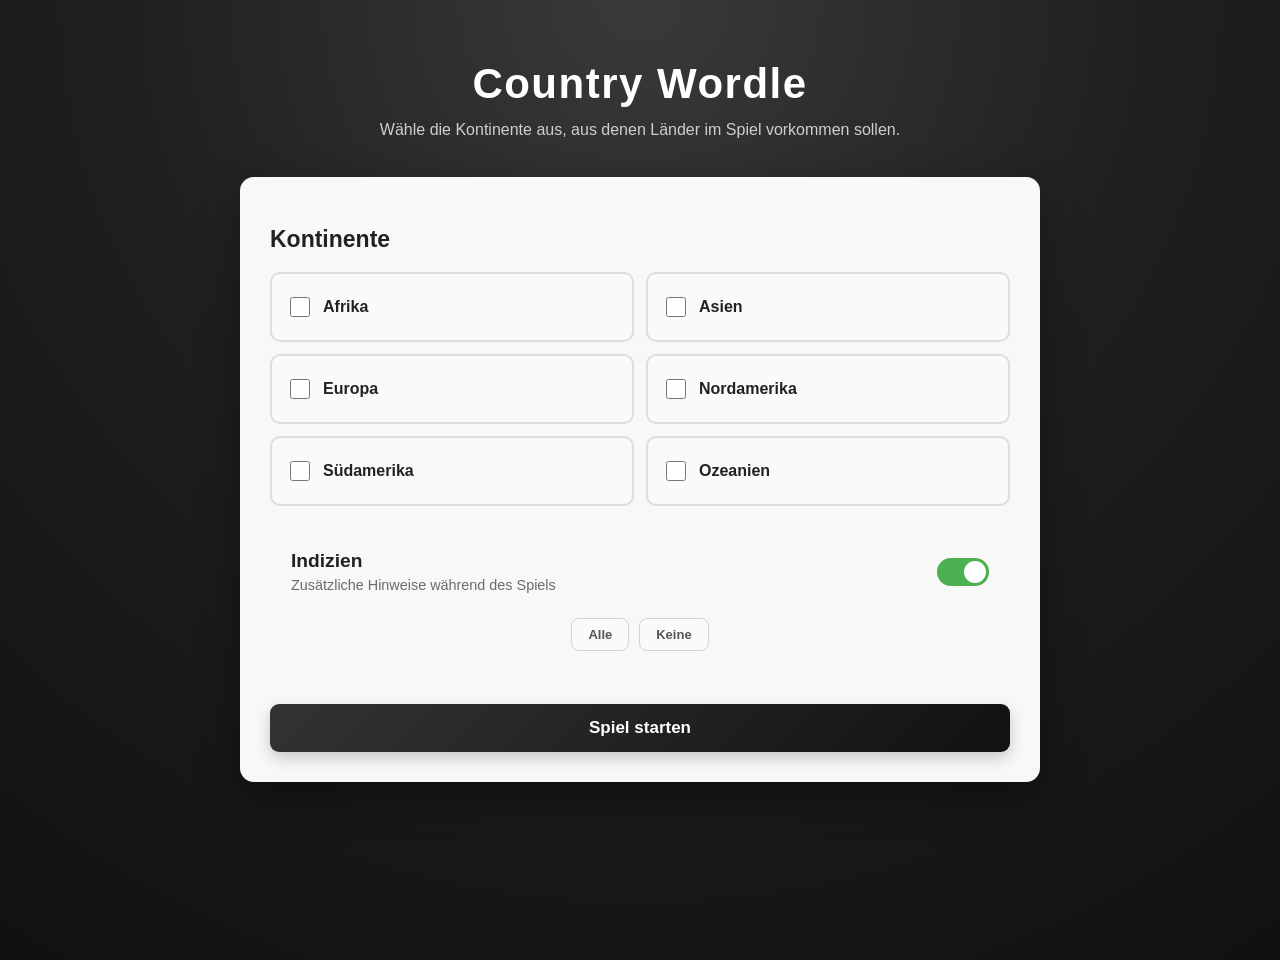
<file: start.html>
<!DOCTYPE html>
<html lang="de">

<head>
    <meta charset="UTF-8">
    <meta name="viewport" content="width=device-width, initial-scale=1.0">

    <title>Country Wordle – Start</title>

    <link rel="stylesheet" href="css/base.css">
    <link rel="stylesheet" href="css/start.css">
    <link rel="stylesheet" href="css/hints.css">
    <link rel="stylesheet" href="css/responsive.css">
</head>

<body>

    <main class="start-container">

        <header>

            <h1>
                Country Wordle
            </h1>

            <p>
                Wähle die Kontinente aus, aus denen Länder im Spiel vorkommen sollen.
            </p>

        </header>


        <section class="continent-selection">

            <h2>
                Kontinente
            </h2>


            <div class="continent-options">

                <label>
                    <input type="checkbox" value="Afrika">
                    Afrika
                </label>

                <label>
                    <input type="checkbox" value="Asien">
                    Asien
                </label>

                <label>
                    <input type="checkbox" value="Europa">
                    Europa
                </label>

                <label>
                    <input type="checkbox" value="Nordamerika">
                    Nordamerika
                </label>

                <label>
                    <input type="checkbox" value="Südamerika">
                    Südamerika
                </label>

                <label>
                    <input type="checkbox" value="Ozeanien">
                    Ozeanien
                </label>

            </div>


            <!-- ==========================================
                 INDIzien
                 ========================================== -->

            <div class="hint-selection">

                <div class="hint-selection-header">

                    <div>

                        <h2>
                            Indizien
                        </h2>

                        <p>
                            Zusätzliche Hinweise während des Spiels
                        </p>

                    </div>


                    <label class="toggle">

                        <input
                            type="checkbox"
                            id="enableHints"
                            checked
                        >

                        <span class="toggle-slider"></span>

                    </label>

                </div>

            </div>


            <!-- ==========================================
                 AUSWAHL-BUTTONS
                 ========================================== -->

            <div class="selection-buttons">

                <button id="selectAllButton">
                    Alle
                </button>

                <button id="selectNoneButton">
                    Keine
                </button>

            </div>


            <p id="selectionMessage"></p>


            <button id="startButton">
                Spiel starten
            </button>

        </section>

    </main>


    <script>

        // ==========================================
        // ELEMENTE
        // ==========================================

        const checkboxes =
            document.querySelectorAll(
                ".continent-options input"
            );


        const startButton =
            document.getElementById(
                "startButton"
            );


        const selectAllButton =
            document.getElementById(
                "selectAllButton"
            );


        const selectNoneButton =
            document.getElementById(
                "selectNoneButton"
            );


        const selectionMessage =
            document.getElementById(
                "selectionMessage"
            );


        const enableHints =
            document.getElementById(
                "enableHints"
            );


        // ==========================================
        // VORHERIGE KONTINENT-AUSWAHL LADEN
        // ==========================================

        const savedContinents =
            JSON.parse(
                localStorage.getItem(
                    "selectedContinents"
                ) || "[]"
            );


        checkboxes.forEach(
            checkbox => {

                checkbox.checked =
                    savedContinents.includes(
                        checkbox.value
                    );

            }
        );


        // ==========================================
        // VORHERIGE INDIzien-EINSTELLUNG LADEN
        // ==========================================

        const savedHints =
            localStorage.getItem(
                "hintsEnabled"
            );


        if (savedHints !== null) {

            enableHints.checked =
                savedHints === "true";

        }


        // ==========================================
        // ALLE AUSWÄHLEN
        // ==========================================

        selectAllButton.addEventListener(
            "click",
            () => {

                checkboxes.forEach(
                    checkbox => {

                        checkbox.checked = true;

                    }
                );

                selectionMessage.textContent = "";

            }
        );


        // ==========================================
        // KEINE AUSWÄHLEN
        // ==========================================

        selectNoneButton.addEventListener(
            "click",
            () => {

                checkboxes.forEach(
                    checkbox => {

                        checkbox.checked = false;

                    }
                );

                selectionMessage.textContent = "";

            }
        );


        // ==========================================
        // SPIEL STARTEN
        // ==========================================

        startButton.addEventListener(
            "click",
            () => {

                const selectedContinents =
                    Array.from(
                        checkboxes
                    )
                    .filter(
                        checkbox =>
                            checkbox.checked
                    )
                    .map(
                        checkbox =>
                            checkbox.value
                    );


                // ==========================================
                // MINDESTENS EIN KONTINENT
                // ==========================================

                if (
                    selectedContinents.length === 0
                ) {

                    selectionMessage.textContent =
                        "Bitte mindestens einen Kontinent auswählen.";

                    return;

                }


                // ==========================================
                // AUSWAHL SPEICHERN
                // ==========================================

                localStorage.setItem(
                    "selectedContinents",
                    JSON.stringify(
                        selectedContinents
                    )
                );


                // ==========================================
                // INDIzien-EINSTELLUNG SPEICHERN
                // ==========================================

                localStorage.setItem(
                    "hintsEnabled",
                    enableHints.checked
                );


                // ==========================================
                // SPIEL ÖFFNEN
                // ==========================================

                window.location.href =
                    "index.html";

            }
        );

    </script>

</body>

</html>
</file>
<file: css/base.css>
/* ==========================================
   GRUNDLEGENDES
   ========================================== */

* {
    box-sizing: border-box;
}


body {
    margin: 0;

    font-family: Arial, sans-serif;

    background:
        radial-gradient(
            circle at top,
            #3a3a3a 0%,
            #1f1f1f 45%,
            #111 100%
        );

    color: #222;

    min-height: 100vh;
}


/* ==========================================
   ANIMATIONEN
   ========================================== */

@keyframes fadeIn {

    from {
        opacity: 0;
    }

    to {
        opacity: 1;
    }

}


@keyframes slideUp {

    from {
        opacity: 0;

        transform:
            translateY(20px);
    }

    to {
        opacity: 1;

        transform:
            translateY(0);
    }

}


@keyframes guessAppear {

    from {
        opacity: 0;

        transform:
            translateY(8px);
    }

    to {
        opacity: 1;

        transform:
            translateY(0);
    }

}

/* ==========================================
   TEXTAUSWAHL
   ========================================== */

body {

    user-select:
        none;

    -webkit-user-select:
        none;

}


/* ==========================================
   EINGABEFELD
   ========================================== */

#countryInput {

    user-select:
        text;

    -webkit-user-select:
        text;

}
</file>
<file: css/start.css>
/* =========================================
   STARTSEITE
   ========================================== */

.start-container {
    width:
        min(800px,
            92%);

    margin:
        60px auto;

    animation:
        fadeIn 0.5s ease;
}


/* ==========================================
   STARTSEITE HEADER
   ========================================== */

.start-container header {
    margin-bottom:
        35px;

    text-align:
        center;

    color:
        white;
}

.start-container header h1 {
    margin:
        0 0 10px;

    color:
        white;

    font-size:
        42px;

    line-height:
        1.15;

    letter-spacing:
        1.5px;
}

.start-container header p {
    max-width:
        600px;

    margin:
        0 auto;

    color:
        #cfcfcf;

    line-height:
        1.5;
}


/* ==========================================
   KONTINENT-AUSWAHL
   ========================================== */

.continent-selection {
    background:
        rgba(255,
            255,
            255,
            0.97);

    padding:
        30px;

    border-radius:
        14px;

    box-shadow:
        0 15px 40px rgba(0,
            0,
            0,
            0.35);

    animation:
        slideUp 0.45s ease;
}

.continent-selection h2 {
    font-size:
        23px;
}


/* ==========================================
   KONTINENT-HEADER
   ========================================== */

.continent-header {
    display:
        flex;

    align-items:
        center;

    justify-content:
        space-between;

    margin-bottom:
        22px;
}

.continent-header h2 {
    margin:
        0;

    font-size:
        23px;
}


/* ==========================================
   KONTINENT-KARTEN
   ========================================== */

.continent-options {
    display:
        grid;

    grid-template-columns:
        repeat(2,
            1fr);

    gap:
        12px;

    margin-bottom:
        20px;
}

.continent-options label {
    position:
        relative;

    display:
        flex;

    align-items:
        center;

    min-height:
        70px;

    padding:
        15px 18px;

    border:
        2px solid #ddd;

    border-radius:
        10px;

    background:
        #fafafa;

    cursor:
        pointer;

    font-size:
        16px;

    font-weight:
        bold;

    transition:
        transform 0.18s ease,
        border-color 0.18s ease,
        background 0.18s ease,
        box-shadow 0.18s ease;
}

.continent-options label:hover {
    transform:
        translateY(-2px);

    border-color:
        #999;

    background:
        white;

    box-shadow:
        0 5px 15px rgba(0,
            0,
            0,
            0.08);
}


/* ==========================================
   CHECKBOX
   ========================================== */

.continent-options input {
    width:
        20px;

    height:
        20px;

    margin:
        0 13px 0 0;

    accent-color:
        #333;

    cursor:
        pointer;
}


/* ==========================================
   AUSGEWÄHLTE KONTINENTE
   ========================================== */

.continent-options label:has(input:checked) {
    background:
        #ededed;

    border-color:
        #333;

    box-shadow:
        inset 0 0 0 1px #333;
}

.continent-options label:has(input:checked)::after {
    content:
        "✓";

    position:
        absolute;

    top:
        10px;

    right:
        13px;

    font-size:
        17px;

    color:
        #333;
}


/* ==========================================
   AUSWAHL-BUTTONS
   ========================================== */

.selection-buttons {
    display:
        flex;

    justify-content:
        center;

    gap:
        10px;

    margin-top:
        6px;

    margin-bottom:
        18px;
}

.selection-buttons button {
    width:
        auto;

    padding:
        8px 16px;

    border:
        1px solid #d2d2d2;

    border-radius:
        8px;

    background:
        #fafafa;

    color:
        #555;

    font-size:
        13px;

    font-weight:
        600;

    cursor:
        pointer;

    transition:
        background 0.15s ease,
        border-color 0.15s ease,
        color 0.15s ease,
        transform 0.15s ease;
}

.selection-buttons button:hover {
    background:
        #eeeeee;

    border-color:
        #aaa;

    color:
        #222;

    transform:
        translateY(-1px);
}

.selection-buttons button:active {
    background:
        #e5e5e5;

    border-color:
        #999;

    transform:
        translateY(0);
}


/* ==========================================
   AUSWAHL-NACHRICHT
   ========================================== */

#selectionMessage {
    min-height:
        20px;

    margin:
        10px 0 15px;

    text-align:
        center;

    color:
        #c0392b;

    font-weight:
        bold;
}


/* ==========================================
   START BUTTON
   ========================================== */

#startButton {
    display:
        block;

    width:
        100%;

    padding:
        14px 20px;

    border:
        none;

    border-radius:
        9px;

    background:
        linear-gradient(135deg,
            #333,
            #111);

    color:
        white;

    cursor:
        pointer;

    font-size:
        17px;

    font-weight:
        bold;

    box-shadow:
        0 6px 15px rgba(0,
            0,
            0,
            0.2);

    transition:
        transform 0.15s ease,
        box-shadow 0.15s ease,
        background 0.15s ease;
}

#startButton:hover {
    background:
        linear-gradient(135deg,
            #555,
            #222);

    transform:
        translateY(-2px);

    box-shadow:
        0 9px 20px rgba(0,
            0,
            0,
            0.25);
}

#startButton:active {
    transform:
        translateY(1px);

    box-shadow:
        0 3px 8px rgba(0,
            0,
            0,
            0.2);
}

#startButton:disabled {
    background:
        #999;

    color:
        white;

    cursor:
        not-allowed;

    transform:
        none;

    box-shadow:
        none;
}


/* ==========================================
   STATISTIK
   ========================================== */

.statistics-container {
    margin-top:
        25px;

    padding:
        30px;

    border-radius:
        14px;

    background:
        rgba(255,
            255,
            255,
            0.97);

    box-shadow:
        0 15px 40px rgba(0,
            0,
            0,
            0.35);

    animation:
        slideUp 0.5s ease;
}


/* ==========================================
   STATISTIK-ÜBERSCHRIFT
   ========================================== */

.statistics-container h2 {
    margin:
        0 0 22px;

    text-align:
        center;

    font-size:
        23px;
}


/* ==========================================
   ALLGEMEINE STATISTIK
   ========================================== */

.statistics-grid {
    display:
        grid;

    grid-template-columns:
        repeat(6,
            1fr);

    gap:
        12px;
}


/* ==========================================
   KONTINENT-STATISTIK
   ========================================== */

.statistics-continents {
    display:
        grid;

    grid-template-columns:
        repeat(3,
            1fr);

    gap:
        12px;

    margin-top:
        12px;
}


/* ==========================================
   STATISTIK-KARTEN
   ========================================== */

.statistic {
    display:
        flex;

    flex-direction:
        column;

    align-items:
        center;

    justify-content:
        center;

    min-height:
        75px;

    padding:
        15px;

    border:
        1px solid #ddd;

    border-radius:
        10px;

    background:
        #fafafa;

    text-align:
        center;

    transition:
        transform 0.18s ease,
        box-shadow 0.18s ease;
}

.statistic:hover {
    transform:
        translateY(-2px);

    box-shadow:
        0 5px 15px rgba(0,
            0,
            0,
            0.08);
}


/* ==========================================
   KONTINENT-STATISTIK-KARTEN
   ========================================== */

.continent-statistic-card {
    width:
        100%;

    border:
        1px solid #ddd;

    font-family:
        inherit;

    cursor:
        pointer;
}

.continent-statistic-card:hover {
    border-color:
        #aaa;
}

.continent-statistic-card:active {
    transform:
        translateY(0);
}


/* ==========================================
   STATISTIK-WERT
   ========================================== */

.statistic-value {
    font-size:
        24px;

    font-weight:
        bold;

    color:
        #222;
}


/* ==========================================
   STATISTIK-BESCHREIBUNG
   ========================================== */

.statistic-label {
    margin-top:
        6px;

    color:
        #666;

    font-size:
        13px;

    line-height:
        1.3;
}


/* ==========================================
   STATISTIK-DETAILS-BUTTON
   ========================================== */

.statistics-details-button {
    display:
        block;

    margin:
        20px auto 0;

    padding:
        10px 18px;

    border:
        1px solid #ccc;

    border-radius:
        8px;

    background:
        #fafafa;

    color:
        #444;

    font-size:
        14px;

    font-weight:
        600;

    cursor:
        pointer;

    transition:
        background 0.15s ease,
        border-color 0.15s ease,
        color 0.15s ease,
        transform 0.15s ease;
}

.statistics-details-button:hover {
    background:
        #eeeeee;

    border-color:
        #aaa;

    color:
        #222;

    transform:
        translateY(-1px);
}

.statistics-details-button:active {
    transform:
        translateY(0);
}


/* ==========================================
   STATISTIK-OVERLAY
   ========================================== */

.statistics-overlay {
    position:
        fixed;

    inset:
        0;

    display:
        none;

    align-items:
        center;

    justify-content:
        center;

    padding:
        20px;

    background:
        rgba(0,
            0,
            0,
            0.55);

    z-index:
        1000;
}

.statistics-overlay.active {
    display:
        flex;
}


/* ==========================================
   STATISTIK-POPUP
   ========================================== */

.statistics-popup {
    position:
        relative;

    width:
        min(650px,
            100%);

    max-height:
        80vh;

    overflow-y:
        auto;

    padding:
        30px;

    border-radius:
        14px;

    background:
        #fff;

    box-shadow:
        0 20px 50px rgba(0,
            0,
            0,
            0.35);

    animation:
        slideUp 0.25s ease;
}

.statistics-popup h2 {
    margin:
        0 35px 25px 0;

    font-size:
        24px;
}


/* ==========================================
   STATISTIK-SCHLIESSEN
   ========================================== */

.statistics-close {
    position:
        absolute;

    top:
        15px;

    right:
        18px;

    border:
        none;

    background:
        transparent;

    color:
        #555;

    font-size:
        30px;

    line-height:
        1;

    cursor:
        pointer;
}

.statistics-close:hover {
    color:
        #111;
}


/* ==========================================
   DETAIL-SEKTIONEN
   ========================================== */

.statistics-detail-section {
    margin-bottom:
        28px;
}

.statistics-detail-section:last-child {
    margin-bottom:
        0;
}

.statistics-detail-section h3 {
    margin:
        0 0 15px;

    font-size:
        18px;
}


/* ==========================================
   VERSUCHSVERTEILUNG
   ========================================== */

.guess-distribution {
    display:
        flex;

    flex-direction:
        column;

    gap:
        8px;
}

.guess-distribution-row {
    display:
        grid;

    grid-template-columns:
        90px 1fr 35px;

    align-items:
        center;

    gap:
        10px;
}

.guess-distribution-label {
    font-size:
        13px;

    color:
        #555;

    text-align:
        right;
}

.guess-distribution-bar-container {
    height:
        22px;

    overflow:
        hidden;

    border-radius:
        5px;

    background:
        #eee;
}

.guess-distribution-bar {
    height:
        100%;

    min-width:
        2px;

    border-radius:
        5px;

    background:
        #333;

    transition:
        width 0.3s ease;
}

.guess-distribution-count {
    font-size:
        13px;

    font-weight:
        bold;

    color:
        #333;
}


/* ==========================================
   STATISTIK LEER
   ========================================== */

.statistics-empty {
    margin:
        5px 0 0;

    color:
        #777;

    font-size:
        14px;
}


/* ==========================================
   KONTINENT-DETAILS
   ========================================== */

.continent-statistics-detail {
    display:
        grid;

    grid-template-columns:
        repeat(2,
            1fr);

    gap:
        10px;
}

.continent-statistic-detail {
    display:
        flex;

    flex-direction:
        column;

    width:
        100%;

    padding:
        14px;

    border:
        1px solid #ddd;

    border-radius:
        9px;

    background:
        #fafafa;

    font-family:
        inherit;

    text-align:
        left;

    cursor:
        pointer;

    transition:
        background 0.15s ease,
        border-color 0.15s ease,
        transform 0.15s ease,
        box-shadow 0.15s ease;
}

.continent-statistic-detail:hover {
    background:
        #f2f2f2;

    border-color:
        #aaa;

    transform:
        translateY(-1px);

    box-shadow:
        0 4px 10px rgba(0,
            0,
            0,
            0.06);
}

.continent-statistic-detail:active {
    transform:
        translateY(0);
}

.continent-statistic-detail strong {
    margin-bottom:
        6px;

    font-size:
        15px;
}

.continent-statistic-detail span {
    color:
        #666;

    font-size:
        13px;

    line-height:
        1.5;
}


/* ==========================================
   INFO-BUTTON
   ========================================== */

.info-button {
    position:
        relative;

    width:
        34px;

    height:
        34px;

    display:
        flex;

    align-items:
        center;

    justify-content:
        center;

    flex-shrink:
        0;

    padding:
        0;

    border:
        2px solid #222;

    border-radius:
        50%;

    background:
        #fff;

    color:
        #222;

    font-size:
        18px;

    font-weight:
        bold;

    line-height:
        1;

    cursor:
        pointer;

    transition:
        transform 0.18s ease,
        background 0.18s ease;
}

.info-button:hover {
    transform:
        scale(1.08);

    background:
        #f0f0f0;
}


/* ==========================================
   INFO-TOOLTIP
   ========================================== */

.info-tooltip {
    position:
        absolute;

    top:
        50%;

    right:
        calc(100% + 8px);

    width:
        max-content;

    padding:
        7px 10px;

    border-radius:
        6px;

    background:
        #222;

    color:
        white;

    font-size:
        12px;

    font-weight:
        normal;

    white-space:
        nowrap;

    opacity:
        0;

    visibility:
        hidden;

    pointer-events:
        none;

    transform:
        translateY(-50%);

    transition:
        opacity 0.15s ease,
        visibility 0.15s ease;
}

.info-button:hover .info-tooltip {
    opacity:
        1;

    visibility:
        visible;
}


/* ==========================================
   INFO-OVERLAY
   ========================================== */

.info-overlay {
    position:
        fixed;

    inset:
        0;

    display:
        none;

    align-items:
        center;

    justify-content:
        center;

    padding:
        20px;

    background:
        rgba(0,
            0,
            0,
            0.55);

    z-index:
        1000;
}

.info-overlay.active {
    display:
        flex;
}


/* ==========================================
   INFO-POPUP
   ========================================== */

.info-popup {
    position:
        relative;

    width:
        min(600px,
            100%);

    max-height:
        80vh;

    overflow-y:
        auto;

    padding:
        30px;

    border-radius:
        14px;

    background:
        #fff;

    box-shadow:
        0 20px 50px rgba(0,
            0,
            0,
            0.35);

    animation:
        slideUp 0.25s ease;
}

.info-popup h2 {
    margin:
        0 35px 25px 0;

    font-size:
        24px;
}


/* ==========================================
   INFO-TABS
   ========================================== */

.info-tabs {
    display:
        flex;

    margin-bottom:
        22px;

    border-bottom:
        1px solid #ddd;
}

.info-tab {
    flex:
        1;

    padding:
        11px 15px;

    border:
        none;

    border-bottom:
        3px solid transparent;

    background:
        transparent;

    color:
        #777;

    font-size:
        14px;

    font-weight:
        600;

    cursor:
        pointer;

    transition:
        color 0.18s ease,
        border-color 0.18s ease,
        background 0.18s ease;
}

.info-tab:hover {
    background:
        #f5f5f5;

    color:
        #222;
}

.info-tab.active {
    border-bottom-color:
        #222;

    color:
        #222;
}


/* ==========================================
   INFO-TAB-INHALT
   ========================================== */

.info-tab-content {
    display:
        none;
}

.info-tab-content.active {
    display:
        block;
}

.info-tab-content h3 {
    margin:
        20px 0 6px;

    font-size:
        17px;
}

.info-tab-content h3:first-child {
    margin-top:
        0;
}

.info-tab-content p {
    margin:
        0;

    color:
        #555;

    line-height:
        1.5;
}


/* ==========================================
   INFO-SCHLIESSEN
   ========================================== */

.info-close {
    position:
        absolute;

    top:
        15px;

    right:
        18px;

    border:
        none;

    background:
        transparent;

    color:
        #555;

    font-size:
        30px;

    line-height:
        1;

    cursor:
        pointer;
}

.info-close:hover {
    color:
        #111;
}

/* =========================================
   BENUTZERBEREICH
   ========================================== */

.account-container {
    display: flex;
    justify-content: flex-end;
    align-items: center;
    width: 100%;
    margin: 0;
    color: #ffffff;
}


/* =========================================
   ACCOUNT-SICHTBARKEIT
   ========================================== */

#logged-out-view[hidden],
#logged-in-view[hidden] {
    display: none !important;
}


/* =========================================
   ACCOUNT-BEREICHE
   ========================================== */

#logged-out-view,
#logged-in-view {
    display: flex;
    align-items: center;
    gap: 8px;
}


/* =========================================
   ACCOUNT-BUTTONS
   ========================================== */

.account-button {
    display: inline-flex;
    align-items: center;
    justify-content: center;
    min-height: 38px;
    padding: 8px 15px;

    border: 1px solid #ccc;
    border-radius: 8px;

    background: #fafafa;
    color: #444;

    font: inherit;
    font-size: 14px;
    font-weight: 600;

    cursor: pointer;

    transition:
        background 0.15s ease,
        border-color 0.15s ease,
        color 0.15s ease,
        transform 0.15s ease,
        box-shadow 0.15s ease;
}

.account-button:hover {
    background: #eeeeee;
    border-color: #aaa;
    color: #222;
    transform: translateY(-1px);
    box-shadow: 0 4px 10px rgba(0, 0, 0, 0.06);
}

.account-button:active {
    background: #e5e5e5;
    transform: translateY(0);
    box-shadow: none;
}

.account-button:disabled {
    background: #ddd;
    border-color: #ccc;
    color: #888;
    cursor: not-allowed;
    transform: none;
    box-shadow: none;
}


/* =========================================
   BENUTZERNAME
   ========================================== */

.account-username {
    display: flex;
    align-items: baseline;
    gap: 6px;
    padding: 0 4px;
    line-height: 1.2;
}

.account-user-label {
    color: #aaa;
    font-size: 12px;
}

#account-username {
    color: #ffffff;
    font-size: 14px;
    font-weight: 600;
    white-space: nowrap;
}


/* =========================================
   ACHIEVEMENT-NAVIGATION
   ========================================== */

.account-achievements {
    display: flex;
    align-items: center;
    justify-content: center;
    margin: 0;
}

.achievements-navigation {
    display: flex;
    align-items: center;
    justify-content: center;
    margin: 0;
}

.achievements-button {
    display: inline-flex;
    align-items: center;
    justify-content: center;
    gap: 10px;

    min-height: 38px;
    padding: 8px 15px;

    border: 1px solid #ccc;
    border-radius: 8px;

    background: #fafafa;
    color: #444;

    font: inherit;
    font-size: 14px;
    font-weight: 600;

    cursor: pointer;

    transition:
        background 0.15s ease,
        border-color 0.15s ease,
        color 0.15s ease,
        transform 0.15s ease,
        box-shadow 0.15s ease;
}

.achievements-button svg {
    width: 18px;
    height: 18px;
}

.achievements-button:hover {
    background: #eeeeee;
    border-color: #aaa;
    color: #222;
    transform: translateY(-1px);
    box-shadow: 0 4px 10px rgba(0, 0, 0, 0.06);
}

.achievements-button:active {
    background: #e5e5e5;
    transform: translateY(0);
    box-shadow: none;
}

.achievements-button:focus-visible {
    outline: 2px solid currentColor;
    outline-offset: 3px;
}


/* =========================================
   GEMEINSAME AUSRICHTUNG
   ========================================== */

.account-header-actions {
    display: flex;
    align-items: center;
    justify-content: flex-end;
    gap: 12px;
    width: 100%;
    margin-bottom: 20px;
}


/* =========================================
   AUTH-POPUP
   ========================================== */

#auth-overlay {
    position: fixed;
    inset: 0;

    display: none;
    align-items: center;
    justify-content: center;

    padding: 20px;
    box-sizing: border-box;

    background: rgba(0, 0, 0, 0.55);
    z-index: 2000;
}

#auth-overlay.active {
    display: flex;
}

.auth-popup {
    position: relative;
    width: min(420px, 100%);
    max-height: calc(100vh - 40px);
    padding: 30px;
    box-sizing: border-box;
    overflow-y: auto;

    border-radius: 14px;
    background: #fff;
    color: #222;

    box-shadow: 0 20px 50px rgba(0, 0, 0, 0.35);
    animation: slideUp 0.25s ease;
}


/* =========================================
   AUTH-SCHLIESSEN
   ========================================== */

.auth-close {
    position: absolute;
    top: 15px;
    right: 18px;

    width: auto;
    height: auto;
    padding: 0;

    border: none;
    background: transparent;
    color: #555;

    font-size: 30px;
    line-height: 1;

    cursor: pointer;
}

.auth-close:hover {
    color: #111;
    background: transparent;
}


/* =========================================
   AUTH-INHALT
   ========================================== */

.auth-popup h2 {
    margin: 0 35px 8px 0;
    font-size: 24px;
}

.auth-description {
    margin: 0 0 22px;
    color: #666;
    line-height: 1.5;
}


/* =========================================
   AUTH-FORMULAR
   ========================================== */

.auth-popup form {
    display: flex;
    flex-direction: column;
    gap: 9px;
}

.auth-popup form label {
    margin-top: 4px;
    color: #333;
    font-size: 14px;
    font-weight: 600;
}

.auth-popup input {
    width: 100%;
    box-sizing: border-box;
    padding: 10px 12px;

    border: 1px solid #ccc;
    border-radius: 8px;

    background: #fafafa;
    color: #222;

    font: inherit;

    transition:
        border-color 0.15s ease,
        background 0.15s ease;
}

.auth-popup input:hover {
    border-color: #aaa;
}

.auth-popup input:focus {
    outline: none;
    border-color: #666;
    background: #fff;
    box-shadow: 0 0 0 2px rgba(0, 0, 0, 0.05);
}


/* =========================================
   AUTH-SUBMIT
   ========================================== */

.auth-submit {
    margin-top: 10px;
    padding: 11px 16px;

    border: none;
    border-radius: 8px;

    background: linear-gradient(135deg, #333, #111);
    color: white;

    font: inherit;
    font-weight: 600;

    cursor: pointer;

    box-shadow: 0 5px 12px rgba(0, 0, 0, 0.15);

    transition:
        background 0.15s ease,
        transform 0.15s ease,
        box-shadow 0.15s ease;
}

.auth-submit:hover {
    background: linear-gradient(135deg, #555, #222);
    transform: translateY(-1px);
    box-shadow: 0 7px 16px rgba(0, 0, 0, 0.2);
}

.auth-submit:active {
    transform: translateY(0);
    box-shadow: 0 3px 8px rgba(0, 0, 0, 0.15);
}


/* =========================================
   AUTH-MELDUNG
   ========================================== */

.auth-message {
    min-height: 20px;
    margin: 12px 0 0;
    text-align: center;
    color: #555;
    font-size: 13px;
}


/* =========================================
   AUTH-UMSCHALTEN
   ========================================== */

.auth-switch {
    width: 100%;
    margin-top: 16px;
    padding: 0;

    border: none;
    background: transparent;
    color: #555;

    font: inherit;
    font-size: 13px;

    cursor: pointer;
    text-decoration: underline;

    transition: color 0.15s ease;
}

.auth-switch:hover {
    color: #111;
}


/* =========================================
   RESPONSIVE
   ========================================== */

@media (max-width: 600px) {
    .account-header-actions {
        justify-content: center;
        flex-wrap: wrap;
    }

    .account-container {
        justify-content: center;
    }

    .auth-popup {
        padding: 25px 20px;
    }
}

@media (max-width: 400px) {

    #logged-out-view,
    #logged-in-view {
        width: 100%;
    }

    #logged-out-view .account-button,
    #logged-in-view .account-button {
        flex: 1;
    }

    .account-username {
        flex: 1;
        justify-content: center;
    }
}
</file>
<file: css/hints.css>
/* ==========================================
   INDIZIEN
   ========================================== */

#hints-container h2 {
    margin-top: 0;

    margin-bottom: 20px;

    font-size: 20px;
}


/* ==========================================
   INDIZIEN-SEKTIONEN
   ========================================== */

.hint-section {
    margin-bottom: 18px;

    padding-bottom: 15px;

    border-bottom:
        1px solid
        #ddd;
}


.hint-section:last-child {
    margin-bottom: 0;

    padding-bottom: 0;

    border-bottom: none;
}


.hint-section > strong {
    display: block;

    margin-bottom: 8px;

    font-size: 14px;
}


/* ==========================================
   HINWEIS-LISTEN
   ========================================== */

.hint-list {
    display: flex;

    flex-wrap: wrap;

    gap: 8px;
}


/* ==========================================
   HINWEIS-ELEMENTE
   ========================================== */

.hint-item {
    display: inline-block;

    padding:
        6px 10px;

    border-radius:
        6px;

    background:
        #e5e5e5;

    font-size:
        13px;
}


.hint-item.certain {
    background:
        #c8f7c5;

    border:
        1px solid
        #8bc985;
}


.hint-item.possible {
    background:
        #f4d35e;

    border:
        1px solid
        #1f1f1f;
}


.hint-empty {
    color:
        #999;

    font-size:
        13px;

    font-style:
        italic;
}


.hint-section small {
    display:
        block;

    margin-top:
        8px;

    margin-bottom:
        5px;

    color:
        #666;

    font-size:
        12px;
}


/* ==========================================
   INDIZIEN – TOOLTIP-ELEMENTE
   ========================================== */

.hint-tooltip-item {
    position:
        relative;

    display:
        inline-block;

    padding:
        6px 10px;

    border-radius:
        6px;

    background:
        #e5e5e5;

    border:
        1px solid
        transparent;

    font-size:
        13px;

    cursor:
        pointer;

    user-select:
        none;

    outline:
        none;

    transition:
        transform 0.12s ease,
        box-shadow 0.12s ease,
        background 0.12s ease;
}


/* ==========================================
   GESICHERTER HINWEIS
   ========================================== */

.hint-tooltip-item.hint-certain {
    background:
        #c8f7c5;

    border:
        1px solid
        #8bc985;
}


.hint-tooltip-item.hint-certain:hover,
.hint-tooltip-item.hint-certain:focus-visible {
    background:
        #b9efb5;

    box-shadow:
        0 2px 6px
        rgba(
            0,
            0,
            0,
            0.12
        );

    transform:
        translateY(-1px);
}


/* ==========================================
   MÖGLICHER HINWEIS
   ========================================== */

.hint-tooltip-item.hint-possible {
    background:
        #f4d35e;

    border:
        1px solid
        #1f1f1f;
}


.hint-tooltip-item.hint-possible:hover,
.hint-tooltip-item.hint-possible:focus-visible {
    background:
        #f0ca3f;

    box-shadow:
        0 2px 6px
        rgba(
            0,
            0,
            0,
            0.12
        );

    transform:
        translateY(-1px);
}


/* ==========================================
   TOOLTIP
   ========================================== */

.hint-tooltip {
    position:
        absolute;

    z-index:
        1000;

    left:
        50%;

    bottom:
        calc(
            100% + 8px
        );

    transform:
        translateX(-50%)
        translateY(4px);

    width:
        max-content;

    min-width:
        170px;

    max-width:
        320px;

    box-sizing:
        border-box;

    padding:
        10px 12px;

    border:
        1px solid
        #ccc;

    border-radius:
        8px;

    background:
        #222;

    color:
        #ffffff;

    font-size:
        13px;

    font-weight:
        normal;

    line-height:
        1.45;

    text-align:
        left;

    white-space:
        normal;

    opacity:
        0;

    visibility:
        hidden;

    pointer-events:
        none;

    box-shadow:
        0 4px 12px
        rgba(
            0,
            0,
            0,
            0.18
        );

    transition:
        opacity 0.15s ease,
        visibility 0.15s ease,
        transform 0.15s ease;
}


/* ==========================================
   TOOLTIP – PFEIL
   ========================================== */

.hint-tooltip::after {
    content:
        "";

    position:
        absolute;

    left:
        50%;

    bottom:
        -6px;

    width:
        10px;

    height:
        10px;

    background:
        #222;

    border-right:
        1px solid
        #ccc;

    border-bottom:
        1px solid
        #ccc;

    transform:
        translateX(-50%)
        rotate(45deg);
}


/* ==========================================
   TOOLTIP – SICHTBAR
   ========================================== */

.hint-tooltip-item:hover
.hint-tooltip,

.hint-tooltip-item:focus
.hint-tooltip,

.hint-tooltip-item
.hint-tooltip-visible {
    opacity:
        1;

    visibility:
        visible;

    transform:
        translateX(-50%)
        translateY(0);
}


.hint-tooltip-visible {
    pointer-events:
        auto;
}


/* ==========================================
   TOOLTIP – KRIEGE
   ========================================== */

.hint-tooltip > strong {
    display:
        block;

    margin-bottom:
        6px;

    font-size:
        14px;

    font-weight:
        bold;

    color:
        #ffffff;
}


.war-tooltip-group {
    margin-top:
        8px;
}


.war-tooltip-group strong {
    display:
        block;

    margin-bottom:
        4px;

    font-size:
        12px;

    font-weight:
        bold;

    color:
        #ffffff;
}


.war-tooltip-countries {
    display:
        grid;

    grid-template-columns:
        1fr;

    gap:
        2px;
}


.war-tooltip-countries span {
    display:
        block;

    font-size:
        12px;

    font-weight:
        normal;

    line-height:
        1.4;

    color:
        #ffffff;
}


/* ==========================================
   INDIZIEN – STARTSEITE
   ========================================== */

.hint-selection {
    margin-top:
        25px;

    padding:
        18px 20px;

    border:
        1px solid
        rgba(
            255,
            255,
            255,
            0.12
        );

    border-radius:
        12px;

    background:
        rgba(
            255,
            255,
            255,
            0.04
        );
}


.hint-selection-header {
    display:
        flex;

    align-items:
        center;

    justify-content:
        space-between;

    gap:
        20px;
}


.hint-selection h2 {
    margin:
        0;

    font-size:
        1.2rem;
}


.hint-selection p {
    margin:
        5px 0 0;

    font-size:
        0.9rem;

    opacity:
        0.65;
}


/* ==========================================
   TOGGLE
   ========================================== */

.toggle {
    position:
        relative;

    display:
        inline-block;

    width:
        52px;

    height:
        28px;

    flex-shrink:
        0;

    cursor:
        pointer;
}


.toggle input {
    opacity:
        0;

    width:
        0;

    height:
        0;
}


.toggle-slider {
    position:
        absolute;

    inset:
        0;

    border-radius:
        999px;

    background:
        #555;

    transition:
        0.25s;
}


.toggle-slider::before {
    content:
        "";

    position:
        absolute;

    width:
        22px;

    height:
        22px;

    left:
        3px;

    top:
        3px;

    border-radius:
        50%;

    background:
        white;

    transition:
        0.25s;
}


.toggle input:checked
+ .toggle-slider {
    background:
        #4caf50;
}


.toggle input:checked
+ .toggle-slider::before {
    transform:
        translateX(24px);
}


/* ==========================================
   MOBILE – TOOLTIP
   ========================================== */

@media (max-width: 600px) {

    .hint-tooltip {
        position:
            absolute;

        left:
            0;

        top:
            auto;

        bottom:
            calc(
                100% + 6px
            );

        width:
            max-content;

        min-width:
            150px;

        max-width:
            min(
                260px,
                72vw
            );

        padding:
            9px 11px;

        font-size:
            12px;

        line-height:
            1.35;

        transform:
            translateY(4px);

        box-shadow:
            0 4px 12px
            rgba(
                0,
                0,
                0,
                0.2
            );
    }


    .hint-tooltip::after {
        left:
            14px;

        bottom:
            -6px;

        width:
            9px;

        height:
            9px;

        transform:
            rotate(45deg);
    }


    .hint-tooltip-item:hover
    .hint-tooltip,

    .hint-tooltip-item:focus
    .hint-tooltip,

    .hint-tooltip-item
    .hint-tooltip-visible {
        transform:
            translateY(0);
    }


    .hint-tooltip > strong {
        margin-bottom:
            4px;

        font-size:
            12px;
    }


    .war-tooltip-group {
        margin-top:
            6px;
    }


    .war-tooltip-group strong {
        margin-bottom:
            2px;

        font-size:
            11px;
    }


    .war-tooltip-group li {
        margin:
            1px 0;
    }

}


/* ==========================================
   MOBILE – SEHR KLEINE BILDSCHIRME
   ========================================== */

@media (max-width: 380px) {

    .hint-tooltip {
        min-width:
            140px;

        max-width:
            76vw;

        padding:
            8px 10px;

        font-size:
            11px;
    }


    .hint-tooltip::after {
        left:
            13px;

        bottom:
            -5px;

        width:
            8px;

        height:
            8px;
    }


    .hint-tooltip > strong {
        font-size:
            11px;
    }

}
</file>
<file: css/responsive.css>
/* ==========================================
   RESPONSIVE – INDIZIEN
   ========================================== */

@media (max-width: 900px) {

    .game-layout {
        grid-template-columns: 1fr;
    }

    #hints-container {
        position: relative;
        top: auto;
        right: auto;
        width: 100%;
    }

}


/* ==========================================
   RESPONSIVE – TABLET
   ========================================== */

@media (max-width: 800px) {

    /* ==============================
       STARTSEITE
       ============================== */

    .start-container {
        width: 94%;
    }


    .statistics-grid {
        grid-template-columns: repeat(2, 1fr);
    }


    .statistics-continents {
        grid-template-columns: 1fr;
    }


    /* ==============================
       SPIEL
       ============================== */

    .game-container {
        width: 94%;
    }

}


/* ==========================================
   RESPONSIVE – MOBILE
   ========================================== */

@media (max-width: 600px) {

    /* ==============================
       SPIEL
       ============================== */

    .game-container {
        width: 95%;
        margin: 25px auto;
    }


    .game {
        padding: 15px;
    }


    .game-container header h1 {
        font-size: 30px;
    }


    .game-container header p {
        font-size: 14px;
    }


    /* ==============================
       EINGABE
       ============================== */

    .guess-container {
        flex-direction: column;
    }


    .autocomplete-container {
        width: 100%;
    }


    #guessButton {
        width: 100%;
    }


    /* ==============================
       GUESSES
       ============================== */

    .category-grid {
        grid-template-columns: 1fr;
    }


    .guess-header strong {
        font-size: 17px;
    }


    /* ==============================
       SPIELSTEUERUNG
       ============================== */

    .restart-container {
        gap: 8px;
        flex-wrap: wrap;
    }


    #backToStartButton {
        width: auto;
    }


    #restartButton {
        width: 100%;
    }


    /* ==============================
       INDIZIEN
       ============================== */

    #hints-container {
        position: relative;
        width: 100%;
        margin-top: 20px;
    }


    #hints-content {
        width: 100%;
        max-width: 100%;
        overflow-x: auto;
    }


    /* ==============================
       SIEGMELDUNG
       ============================== */

    .correct-row {
        flex-direction: column;
        align-items: stretch;
        gap: 10px;
    }


    .correct-message {
        width: 100%;
    }


    .correct-row #showVictoryButton {
        width: 100%;
        margin: 0;
        white-space: normal;
    }


    /* ==============================
       STATUS
       ============================== */

    #message {
        margin: 12px 0;
    }


    /* ==============================
       STARTSEITE
       ============================== */

    .start-container {
        width: 94%;
        margin: 30px auto;
    }


    .start-container header {
        margin-bottom: 25px;
    }


    .start-container header h1 {
        font-size: 32px;
        letter-spacing: 1px;
    }


    .start-container header p {
        font-size: 14px;
    }


    .continent-selection,
    .statistics-container {
        padding: 20px 15px;
        border-radius: 12px;
    }


    .continent-header {
        margin-bottom: 18px;
    }


    .continent-header h2,
    .statistics-container h2 {
        font-size: 21px;
    }


    .continent-options {
        grid-template-columns: 1fr;
        gap: 10px;
    }


    .continent-options label {
        min-height: 62px;
        padding: 13px 15px;
    }


    /* ==============================
       AUSWAHL-BUTTONS
       ============================== */

    .selection-buttons {
        flex-direction: column;
    }


    .selection-buttons button {
        width: 100%;
    }


    /* ==============================
       STATISTIK
       ============================== */

    .statistics-grid {
        grid-template-columns: repeat(2, 1fr);
        gap: 10px;
    }


    .statistics-continents {
        grid-template-columns: 1fr;
        gap: 10px;
    }


    .statistic {
        min-height: 70px;
        padding: 12px;
    }


    .statistic-value {
        font-size: 22px;
    }


    .statistic-label {
        font-size: 12px;
    }


    /* ==============================
       STATISTIK-POPUP
       ============================== */

    .statistics-popup {
        width: 100%;
        max-height: 90vh;
        padding: 22px;
    }


    .statistics-popup h2 {
        font-size: 21px;
    }


    .continent-statistics-detail {
        grid-template-columns: 1fr;
    }


    .guess-distribution-row {
        grid-template-columns: 65px 1fr 30px;
        gap: 7px;
    }


    /* ==============================
       INFO-BEREICH
       ============================== */

    .info-button {
        width: 34px;
        height: 34px;
    }


    .info-tooltip {
        display: none;
    }


    .info-popup {
        width: 100%;
        max-height: 90vh;
        padding: 22px;
        border-radius: 12px;
    }


    .info-tabs {
        gap: 6px;
    }


    .info-tab {
        padding: 10px 8px;
        font-size: 13px;
    }


    /* ==============================
       VICTORY MODAL
       ============================== */

    .victory-modal {
        padding: 12px;
    }


    .victory-card {
        padding: 30px 18px 20px;
        border-radius: 22px;
        max-height: 94vh;
    }


    .victory-card h2 {
        margin-bottom: 20px;
    }


    .victory-flag-container {
        min-height: 130px;
    }


    .victory-flag {
        width: 88%;
        max-height: 150px;
    }


    .victory-card h3 {
        margin-bottom: 20px;
    }


    .victory-data {
        grid-template-columns: 1fr;
    }


    .victory-buttons {
        flex-direction: column;
    }


    .victory-buttons button {
        width: 100%;
    }

}


/* ==========================================
   RESPONSIVE – SEHR KLEINE DISPLAYS
   ========================================== */

@media (max-width: 380px) {

    /* ==============================
       ALLGEMEIN
       ============================== */

    .game-container {
        width: 96%;
    }


    .start-container {
        width: 96%;
    }


    .game {
        padding: 12px;
    }


    /* ==============================
       SPIEL
       ============================== */

    .game-container header h1 {
        font-size: 27px;
    }


    /* ==============================
       GUESSES
       ============================== */

    .guess {
        padding: 12px;
    }


    .guess-header strong {
        font-size: 16px;
    }


    .guess-flag {
        width: 25px;
        height: 18px;
        margin-right: 8px;
    }


    .category-box {
        min-height: 75px;
        padding: 9px;
    }


    .category-box strong {
        font-size: 13px;
    }


    .category-box span {
        font-size: 12px;
    }


    /* ==============================
       INDIZIEN
       ============================== */

    #hints-container {
        margin-top: 18px;
    }


    #hints-content {
        overflow-x: auto;
    }


    /* ==============================
       STARTSEITE
       ============================== */

    .start-container header h1 {
        font-size: 28px;
    }


    .start-container header p {
        font-size: 13px;
    }


    .continent-selection,
    .statistics-container {
        padding: 18px 12px;
        border-radius: 10px;
    }


    .continent-header h2,
    .statistics-container h2 {
        font-size: 19px;
    }


    .continent-options label {
        min-height: 58px;
        padding: 12px;
    }


    .statistics-grid {
        gap: 8px;
    }


    .statistic {
        min-height: 65px;
        padding: 10px 6px;
    }


    .statistic-value {
        font-size: 20px;
    }


    .statistic-label {
        font-size: 11px;
    }


    /* ==============================
       STATISTIK-POPUP
       ============================== */

    .statistics-popup {
        padding: 18px;
    }


    .guess-distribution-row {
        grid-template-columns: 55px 1fr 25px;
        gap: 5px;
    }


    .guess-distribution-label,
    .guess-distribution-count {
        font-size: 12px;
    }


    /* ==============================
       INFO-BEREICH
       ============================== */

    .info-popup {
        padding: 18px;
    }


    .info-tabs {
        gap: 4px;
    }


    .info-tab {
        padding: 9px 6px;
        font-size: 12px;
    }


    .info-tab-content h3 {
        font-size: 16px;
    }


    .info-tab-content p {
        font-size: 13px;
    }


    /* ==============================
       VICTORY MODAL
       ============================== */

    .victory-modal {
        padding: 8px;
    }


    .victory-card {
        padding: 26px 14px 18px;
        border-radius: 18px;
    }


    .victory-flag-container {
        min-height: 110px;
    }


    .victory-flag {
        width: 90%;
        max-height: 130px;
    }

}
</file>
